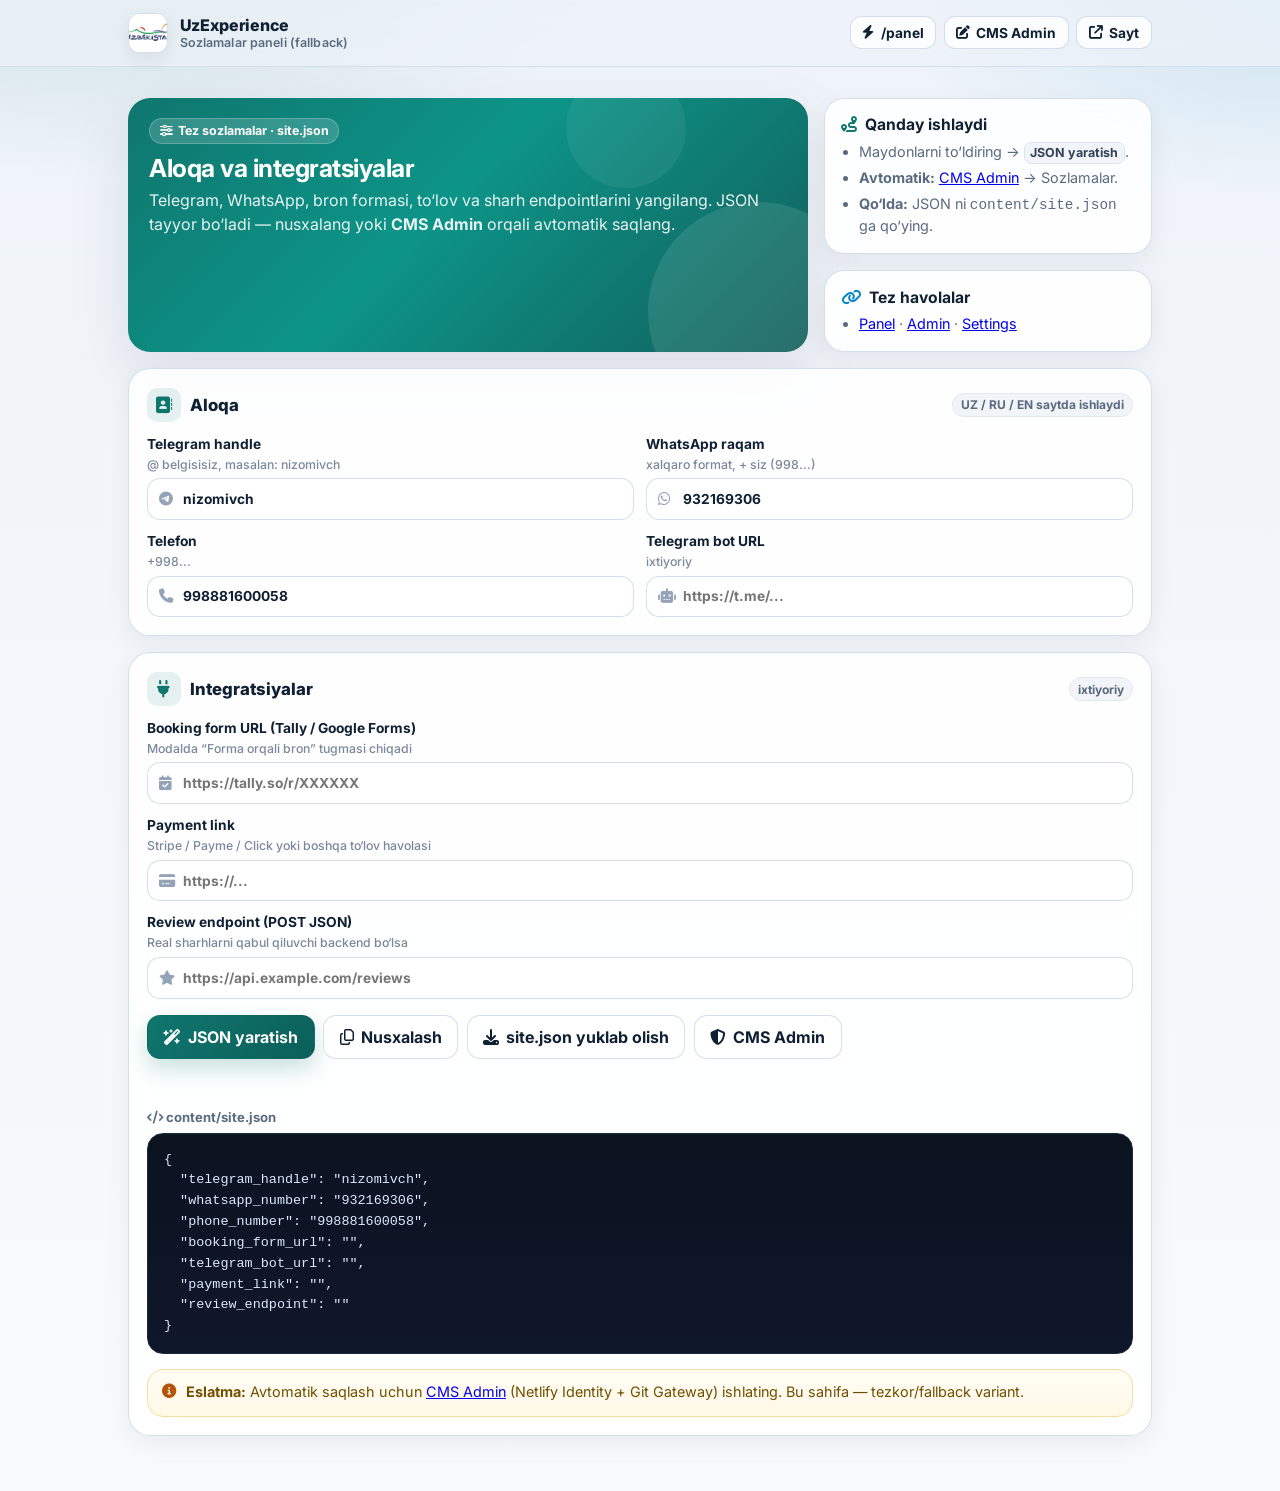
<file: admin/settings.html>
<!doctype html>
<html lang="uz">
<head>
  <meta charset="utf-8" />
  <meta name="viewport" content="width=device-width, initial-scale=1.0" />
  <!-- Google Analytics 4 (admin visits) -->
  <script async src="https://www.googletagmanager.com/gtag/js?id=G-3D8FG1BKZ3"></script>
  <script>
    window.dataLayer = window.dataLayer || [];
    function gtag(){dataLayer.push(arguments);}
    gtag('js', new Date());
    gtag('config', 'G-3D8FG1BKZ3');
  </script>
  <title>UzExperience — Sozlamalar paneli</title>
  <meta name="robots" content="noindex,nofollow" />
  <link rel="stylesheet" href="https://cdnjs.cloudflare.com/ajax/libs/font-awesome/6.4.0/css/all.min.css" />
  <link rel="preconnect" href="https://fonts.googleapis.com" />
  <link rel="preconnect" href="https://fonts.gstatic.com" crossorigin />
  <link href="https://fonts.googleapis.com/css2?family=Inter:wght@400;500;600;700;800&display=swap" rel="stylesheet" />
  <style>
    :root{--bg:#eef3f9;--bg2:#f8fafc;--surface:rgba(255,255,255,.88);--solid:#fff;--text:#102033;--muted:#5a6b80;--border:rgba(208,220,235,.9);--primary:#0f766e;--primary2:#0b5f59;--accent:#0284c7;--ring:rgba(15,118,110,.16);--shadow:0 20px 60px rgba(15,23,42,.10);--shadow-sm:0 8px 24px rgba(15,23,42,.06)}
    *{box-sizing:border-box} html{scroll-behavior:smooth}
    body{margin:0;font-family:Inter,system-ui,sans-serif;color:var(--text);background:
      radial-gradient(900px 420px at 8% -5%, rgba(15,118,110,.18), transparent 60%),
      radial-gradient(700px 360px at 100% 0%, rgba(2,132,199,.14), transparent 55%),
      linear-gradient(180deg,var(--bg),var(--bg2)); min-height:100vh}
    .top{position:sticky;top:0;z-index:10;backdrop-filter:blur(14px);background:rgba(238,243,249,.72);border-bottom:1px solid var(--border)}
    .top-inner{max-width:1060px;margin:0 auto;padding:.8rem 1.15rem;display:flex;align-items:center;justify-content:space-between;gap:1rem}
    .brand{display:flex;align-items:center;gap:.7rem;font-weight:800;letter-spacing:-.01em}
    .brand img{width:40px;height:40px;border-radius:12px;object-fit:cover;border:1px solid var(--border);box-shadow:0 6px 16px rgba(15,23,42,.08)}
    .brand small{display:block;color:var(--muted);font-weight:600;font-size:.78rem;letter-spacing:.01em}
    .nav-links{display:flex;gap:.45rem;flex-wrap:wrap}
    .nav-links a{color:var(--text);text-decoration:none;border:1px solid var(--border);background:rgba(255,255,255,.8);padding:.48rem .72rem;border-radius:11px;font-size:.86rem;font-weight:700;display:inline-flex;align-items:center;gap:.4rem;transition:.15s}
    .nav-links a:hover{transform:translateY(-1px);box-shadow:var(--shadow-sm);border-color:#c8d6e5}
    .wrap{max-width:1060px;margin:0 auto;padding:1.2rem 1.15rem 2.5rem}
    .hero{display:grid;grid-template-columns:1.35fr .65fr;gap:1rem;margin:.75rem 0 1rem}
    .hero-card{background:linear-gradient(135deg,#0f766e 0%,#0d9488 45%,#115e59 100%);color:#fff;border-radius:22px;padding:1.25rem 1.3rem;box-shadow:var(--shadow);position:relative;overflow:hidden}
    .hero-card:before{content:"";position:absolute;inset:auto -60px -70px auto;width:220px;height:220px;background:rgba(255,255,255,.10);border-radius:50%}
    .hero-card:after{content:"";position:absolute;right:18%;top:-30px;width:120px;height:120px;background:rgba(255,255,255,.06);border-radius:50%}
    .pill{display:inline-flex;align-items:center;gap:.38rem;background:rgba(255,255,255,.16);border:1px solid rgba(255,255,255,.22);padding:.28rem .6rem;border-radius:999px;font-size:.78rem;font-weight:700;margin-bottom:.6rem}
    .hero-card h1{margin:0 0 .3rem;font-size:1.55rem;letter-spacing:-.02em}.hero-card p{margin:0;color:rgba(255,255,255,.9);max-width:62ch;line-height:1.5}
    .side{display:grid;gap:1rem}
    .side-card{background:var(--surface);border:1px solid var(--border);border-radius:20px;padding:1rem;box-shadow:var(--shadow-sm);backdrop-filter:blur(8px)}
    .side-card h3{margin:.05rem 0 .45rem;font-size:.98rem;display:flex;align-items:center;gap:.45rem}
    .side-card ul{margin:0;padding-left:1.1rem;color:var(--muted);display:grid;gap:.3rem;font-size:.9rem;line-height:1.45}
    .side-card .kbd{display:inline-block;background:#f1f5f9;border:1px solid #dbe4ee;border-radius:7px;padding:.05rem .35rem;font-size:.78rem;color:#334155;font-weight:700}
    .panel{background:var(--surface);border:1px solid var(--border);border-radius:22px;padding:1.1rem;box-shadow:var(--shadow-sm);backdrop-filter:blur(8px);margin-bottom:1rem}
    .section-head{display:flex;align-items:center;justify-content:space-between;gap:.75rem;margin:.1rem 0 .85rem;flex-wrap:wrap}
    .section-title{display:flex;align-items:center;gap:.55rem;font-size:1.05rem;font-weight:800}
    .section-title .ic{width:34px;height:34px;border-radius:10px;display:grid;place-items:center;background:rgba(15,118,110,.10);color:var(--primary)}
    .badge{font-size:.75rem;font-weight:700;color:var(--muted);background:#f1f5f9;border:1px solid #e2e8f0;padding:.22rem .5rem;border-radius:999px}
    .grid{display:grid;gap:.8rem;grid-template-columns:1fr 1fr}
    label{display:grid;gap:.32rem;font-size:.86rem;color:var(--muted);font-weight:700}
    label .lbl{color:var(--text);font-weight:700}
    label span.hint{font-weight:500;font-size:.77rem;color:#7a889b;line-height:1.35}
    .input-wrap{position:relative}
    .input-wrap i{position:absolute;left:.75rem;top:50%;transform:translateY(-50%);color:#94a3b8;font-size:.9rem}
    .input-wrap input{padding-left:2.2rem}
    input{width:100%;padding:.74rem .82rem;border:1px solid var(--border);border-radius:13px;font:inherit;color:var(--text);background:rgba(255,255,255,.92);transition:border .15s, box-shadow .15s, transform .05s}
    input:hover{border-color:#c5d3e2}
    input:focus{outline:none;border-color:#8fd3cd;box-shadow:0 0 0 4px var(--ring);background:#fff}
    .full{grid-column:1/-1}
    .actions{display:flex;gap:.55rem;flex-wrap:wrap;margin-top:1rem;align-items:center}
    button,a.btn{border:1px solid var(--border);background:rgba(255,255,255,.9);padding:.7rem .95rem;border-radius:13px;font:inherit;cursor:pointer;text-decoration:none;color:var(--text);font-weight:700;display:inline-flex;align-items:center;gap:.45rem;transition:.15s}
    button:hover,a.btn:hover{transform:translateY(-1px);box-shadow:var(--shadow-sm);border-color:#c8d6e5}
    button.primary{background:linear-gradient(135deg,var(--primary),var(--primary2));border-color:transparent;color:#fff;box-shadow:0 10px 22px rgba(15,118,110,.22)}
    button.primary:hover{filter:saturate(1.03)}
    .msg{min-height:24px;margin-top:.7rem;font-size:.9rem;display:flex;align-items:center;gap:.4rem}
    .ok{color:#047857;font-weight:700}.warn{color:#92400e;font-weight:600}
    .code-head{display:flex;align-items:center;justify-content:space-between;margin-top:.9rem;gap:.5rem}
    .code-head span{font-size:.82rem;color:var(--muted);font-weight:700}
    pre{background:linear-gradient(180deg,#0b1220,#0f172a);color:#dce8ff;padding:1rem;border-radius:16px;overflow:auto;font-size:.84rem;margin:.5rem 0 0;border:1px solid #1b2942;box-shadow:inset 0 1px 0 rgba(255,255,255,.03);line-height:1.55}
    .note{background:linear-gradient(180deg,#fffdf5,#fff8e6);border:1px solid #f3dea0;border-radius:16px;padding:.8rem .9rem;color:#704f00;font-size:.9rem;margin-top:.9rem;display:flex;gap:.6rem;align-items:flex-start;line-height:1.45}
    .note i{margin-top:.12rem;color:#b45309}
    @media (max-width:860px){.hero{grid-template-columns:1fr}.grid{grid-template-columns:1fr}.top-inner{flex-direction:column;align-items:flex-start}}
  </style>
</head>
<body>
  <header class="top">
    <div class="top-inner">
      <div class="brand">
        <img src="/images/hero-top.jpg" alt="UzExperience" />
        <div>UzExperience<small>Sozlamalar paneli (fallback)</small></div>
      </div>
      <div class="nav-links">
        <a href="/panel/"><i class="fa-solid fa-bolt"></i> /panel</a>
        <a href="/admin/"><i class="fa-solid fa-pen-to-square"></i> CMS Admin</a>
        <a href="/" target="_blank" rel="noopener"><i class="fa-solid fa-arrow-up-right-from-square"></i> Sayt</a>
      </div>
    </div>
  </header>

  <div class="wrap">
    <div class="hero">
      <div class="hero-card">
        <div class="pill"><i class="fa-solid fa-sliders"></i> Tez sozlamalar · site.json</div>
        <h1>Aloqa va integratsiyalar</h1>
        <p>Telegram, WhatsApp, bron formasi, to‘lov va sharh endpointlarini yangilang. JSON tayyor bo‘ladi — nusxalang yoki <strong>CMS Admin</strong> orqali avtomatik saqlang.</p>
      </div>
      <div class="side">
        <div class="side-card">
          <h3><i class="fa-solid fa-route" style="color:var(--primary)"></i> Qanday ishlaydi</h3>
          <ul>
            <li>Maydonlarni to‘ldiring → <span class="kbd">JSON yaratish</span>.</li>
            <li><strong>Avtomatik:</strong> <a href="/admin/">CMS Admin</a> → Sozlamalar.</li>
            <li><strong>Qo‘lda:</strong> JSON ni <code>content/site.json</code> ga qo‘ying.</li>
          </ul>
        </div>
        <div class="side-card">
          <h3><i class="fa-solid fa-link" style="color:var(--accent)"></i> Tez havolalar</h3>
          <ul>
            <li><a href="/panel/">Panel</a> · <a href="/admin/">Admin</a> · <a href="/admin/settings.html">Settings</a></li>
          </ul>
        </div>
      </div>
    </div>

    <div class="panel">
      <div class="section-head">
        <div class="section-title"><span class="ic"><i class="fa-solid fa-address-book"></i></span>Aloqa</div>
        <span class="badge">UZ / RU / EN saytda ishlaydi</span>
      </div>
      <div class="grid">
        <label><span class="lbl">Telegram handle</span><span class="hint">@ belgisisiz, masalan: nizomivch</span>
          <div class="input-wrap"><i class="fa-brands fa-telegram"></i><input id="telegram_handle" placeholder="nizomivch" /></div>
        </label>
        <label><span class="lbl">WhatsApp raqam</span><span class="hint">xalqaro format, + siz (998...)</span>
          <div class="input-wrap"><i class="fa-brands fa-whatsapp"></i><input id="whatsapp_number" placeholder="998901234567" /></div>
        </label>
        <label><span class="lbl">Telefon</span><span class="hint">+998...</span>
          <div class="input-wrap"><i class="fa-solid fa-phone"></i><input id="phone_number" placeholder="+998901234567" /></div>
        </label>
        <label><span class="lbl">Telegram bot URL</span><span class="hint">ixtiyoriy</span>
          <div class="input-wrap"><i class="fa-solid fa-robot"></i><input id="telegram_bot_url" placeholder="https://t.me/..." /></div>
        </label>
      </div>
    </div>

    <div class="panel">
      <div class="section-head">
        <div class="section-title"><span class="ic"><i class="fa-solid fa-plug"></i></span>Integratsiyalar</div>
        <span class="badge">ixtiyoriy</span>
      </div>
      <div class="grid">
        <label class="full"><span class="lbl">Booking form URL (Tally / Google Forms)</span><span class="hint">Modalda “Forma orqali bron” tugmasi chiqadi</span>
          <div class="input-wrap"><i class="fa-solid fa-calendar-check"></i><input id="booking_form_url" placeholder="https://tally.so/r/XXXXXX" /></div>
        </label>
        <label class="full"><span class="lbl">Payment link</span><span class="hint">Stripe / Payme / Click yoki boshqa to‘lov havolasi</span>
          <div class="input-wrap"><i class="fa-solid fa-credit-card"></i><input id="payment_link" placeholder="https://..." /></div>
        </label>
        <label class="full"><span class="lbl">Review endpoint (POST JSON)</span><span class="hint">Real sharhlarni qabul qiluvchi backend bo‘lsa</span>
          <div class="input-wrap"><i class="fa-solid fa-star"></i><input id="review_endpoint" placeholder="https://api.example.com/reviews" /></div>
        </label>
      </div>

      <div class="actions">
        <button class="primary" id="btnMake" type="button"><i class="fa-solid fa-wand-magic-sparkles"></i> JSON yaratish</button>
        <button id="btnCopy" type="button"><i class="fa-regular fa-copy"></i> Nusxalash</button>
        <button id="btnDownload" type="button"><i class="fa-solid fa-download"></i> site.json yuklab olish</button>
        <a class="btn" href="/admin/"><i class="fa-solid fa-shield-halved"></i> CMS Admin</a>
      </div>
      <div id="msg" class="msg" aria-live="polite"></div>
      <div class="code-head"><span><i class="fa-solid fa-code"></i> content/site.json</span></div>
      <pre id="out" aria-live="polite">{}</pre>
      <div class="note"><i class="fa-solid fa-circle-info"></i><div><strong>Eslatma:</strong> Avtomatik saqlash uchun <a href="/admin/">CMS Admin</a> (Netlify Identity + Git Gateway) ishlating. Bu sahifa — tezkor/fallback variant.</div></div>
    </div>
  </div>

  <script>
    const keys = ['telegram_handle','whatsapp_number','phone_number','booking_form_url','telegram_bot_url','payment_link','review_endpoint'];
    const $ = (id)=>document.getElementById(id);
    function build(){ const o={}; keys.forEach(k=>o[k]=($(k).value||'').trim()); return o; }
    function render(){ $('out').textContent = JSON.stringify(build(), null, 2); }
    async function load(){
      try{
        const res = await fetch('../content/site.json', {cache:'no-store'});
        if(res.ok){ const c = await res.json(); keys.forEach(k=>{ if(typeof c[k]==='string') $(k).value=c[k]; }); }
      }catch{}
      render();
    }
    keys.forEach(k=>$(k).addEventListener('input', render));
    $('btnMake').addEventListener('click', ()=>{ render(); $('msg').innerHTML='<span class="ok"><i class="fa-solid fa-check"></i> JSON tayyor.</span>'; });
    $('btnCopy').addEventListener('click', async ()=>{
      render();
      try{ await navigator.clipboard.writeText($('out').textContent); $('msg').innerHTML='<span class="ok"><i class="fa-solid fa-check"></i> Nusxalandi. content/site.json ga qo‘ying yoki CMS’da saqlang.</span>'; }
      catch{ $('msg').innerHTML='<span class="warn"><i class="fa-solid fa-triangle-exclamation"></i> Avtomatik nusxalash bo‘lmadi — JSONni qo‘lda nusxalang.</span>'; }
    });
    $('btnDownload').addEventListener('click', ()=>{
      render();
      const blob = new Blob([$('out').textContent], {type:'application/json'});
      const a = document.createElement('a'); a.href = URL.createObjectURL(blob); a.download='site.json'; a.click(); URL.revokeObjectURL(a.href);
      $('msg').innerHTML='<span class="ok"><i class="fa-solid fa-check"></i> Yuklandi (site.json).</span>';
    });
    load();
  </script>
</body>
</html>
</file>
